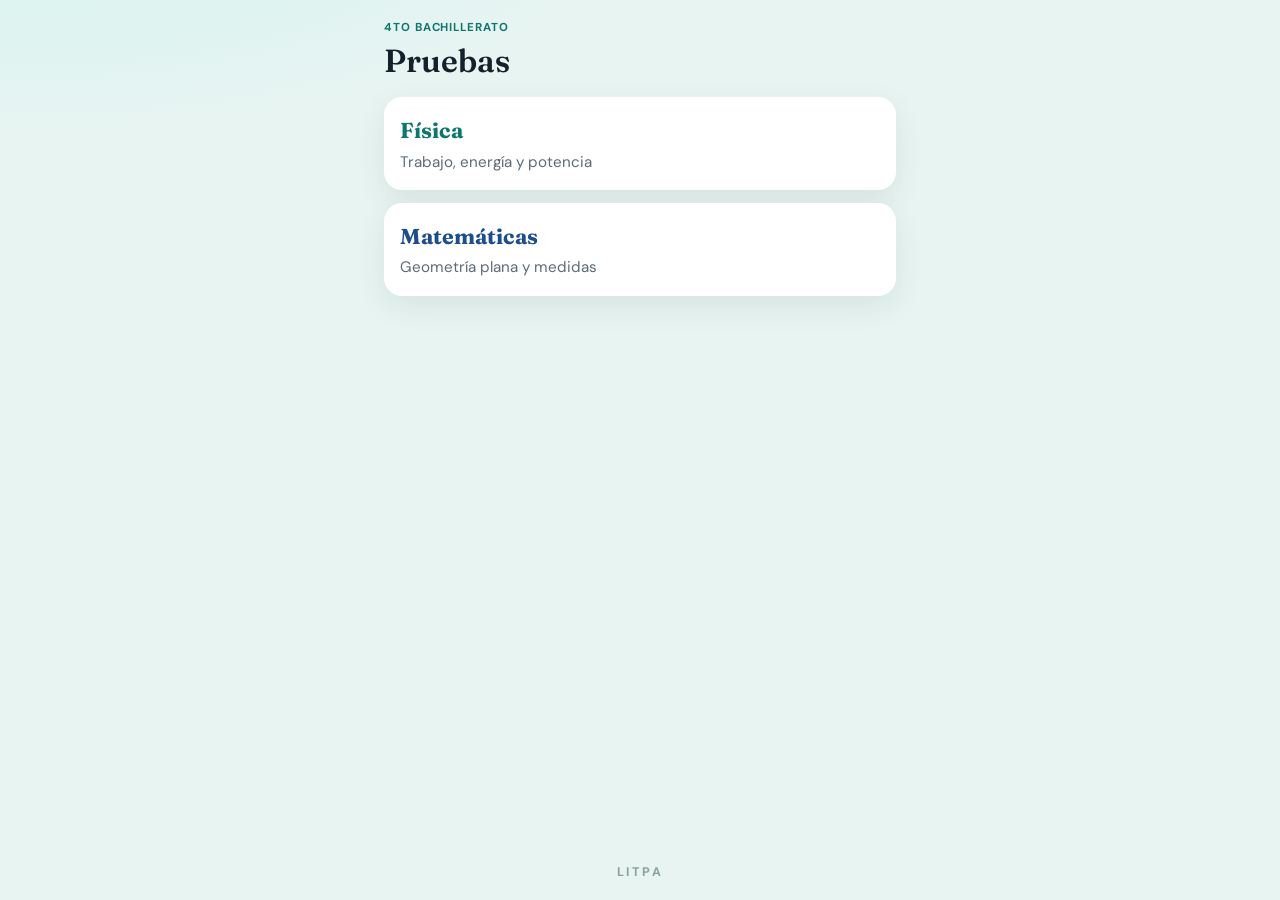
<file: index.html>
<!DOCTYPE html>
<html lang="es">
<head>
  <meta charset="UTF-8" />
  <meta name="viewport" content="width=device-width, initial-scale=1, viewport-fit=cover" />
  <meta name="theme-color" content="#0f766e" />
  <title>Pruebas · 4to Bachillerato</title>
  <link rel="preconnect" href="https://fonts.googleapis.com" />
  <link rel="preconnect" href="https://fonts.gstatic.com" crossorigin />
  <link href="https://fonts.googleapis.com/css2?family=DM+Sans:wght@400;700&family=Fraunces:opsz,wght@9..144,600;9..144,700&display=swap" rel="stylesheet" />
  <link rel="stylesheet" href="quiz.css" />
  <style>
    :root {
      --ink: #14202b;
      --muted: #5c6b78;
      --line: #d9e0e6;
      --card: #fff;
      --bg: #e7f4f2;
    }
    * { box-sizing: border-box; }
    html, body { margin: 0; min-height: 100%; }
    body {
      min-height: 100dvh;
      display: flex;
      flex-direction: column;
      font-family: "DM Sans", system-ui, sans-serif;
      color: var(--ink);
      background:
        radial-gradient(ellipse 90% 45% at 0% -10%, #d5f3ef, transparent 55%),
        var(--bg);
    }
    main {
      flex: 1;
      width: min(34rem, 100%);
      margin: 0 auto;
      padding: max(1.25rem, env(safe-area-inset-top)) 1rem 1rem;
    }
    .badge {
      font-size: 0.72rem;
      font-weight: 700;
      letter-spacing: 0.08em;
      text-transform: uppercase;
      color: #0f766e;
      margin: 0 0 0.4rem;
    }
    h1 {
      font-family: "Fraunces", Georgia, serif;
      font-size: 2rem;
      line-height: 1.15;
      margin: 0 0 1.1rem;
    }
    .pruebas { display: flex; flex-direction: column; gap: 0.8rem; }
    a.prueba, button.prueba {
      display: block;
      text-decoration: none;
      color: inherit;
      background: var(--card);
      border-radius: 18px;
      padding: 1.1rem 1rem;
      box-shadow: 0 10px 30px rgba(20, 32, 43, 0.08);
      min-height: 88px;
    }
    a.prueba strong {
      display: block;
      font-family: "Fraunces", Georgia, serif;
      font-size: 1.35rem;
      margin-bottom: 0.2rem;
    }
    a.prueba span { color: var(--muted); font-size: 0.95rem; }
    a.fisica strong { color: #0f766e; }
    a.mate strong { color: #1e4d8c; }
    .litpa {
      margin-top: auto;
      padding: 1.4rem 1rem calc(1.2rem + env(safe-area-inset-bottom));
      text-align: center;
      font-size: 0.78rem;
      font-weight: 700;
      letter-spacing: 0.22em;
      color: #8aa09a;
      user-select: none;
      -webkit-user-select: none;
      -webkit-touch-callout: none;
      touch-action: none;
    }
    .panel { display: none; }
    body.abierto .inicio { display: none; }
    body.abierto .panel { display: block; }
    body.abierto .litpa { display: none; }
    .barra-panel {
      display: flex;
      align-items: center;
      justify-content: space-between;
      gap: 0.75rem;
      margin-bottom: 1rem;
    }
    .barra-panel h1 { margin: 0; font-size: 1.7rem; }
    button {
      font-family: inherit;
      font-weight: 700;
      border: 0;
      border-radius: 12px;
      min-height: 44px;
      padding: 0.55rem 0.9rem;
      cursor: pointer;
      touch-action: manipulation;
    }
    .volver { background: #e7eeec; color: var(--ink); }
    .alumno {
      background: #fff;
      border-radius: 16px;
      padding: 0.95rem 0.9rem;
      margin-bottom: 0.75rem;
      box-shadow: 0 8px 24px rgba(20, 32, 43, 0.06);
    }
    .alumno h2 {
      font-family: "Fraunces", Georgia, serif;
      font-size: 1.2rem;
      margin: 0 0 0.55rem;
    }
    .fila {
      display: flex;
      justify-content: space-between;
      gap: 0.75rem;
      font-size: 0.95rem;
      padding: 0.25rem 0;
    }
    .fila b { color: #0f766e; }
    .pdf {
      width: 100%;
      margin-top: 0.7rem;
      background: #0f766e;
      color: #fff;
    }
    .pdf:disabled { opacity: 0.55; }
    .vacio, .error { color: var(--muted); }
    .error { color: #991b1b; }
    .reiniciar {
      width: 100%;
      margin-top: 0.4rem;
      background: #991b1b;
      color: #fff;
    }
    button.prueba {
      width: 100%;
      text-align: left;
      border: 0;
      cursor: pointer;
    }
    #portada {
      min-height: 100dvh;
      display: flex;
      flex-direction: column;
    }
    #app { display: none; }
    body.en-quiz #portada { display: none; }
    body.en-quiz #app { display: block; }
    body.en-quiz {
      background:
        radial-gradient(ellipse 90% 40% at 0% -10%, var(--accent-soft), transparent 55%),
        var(--bg);
    }
  </style>
</head>
<body>
  <div id="portada">
  <main>
    <section class="inicio" id="inicio">
      <p class="badge">4to Bachillerato</p>
      <h1>Pruebas</h1>
      <div class="pruebas">
        <a class="prueba fisica" href="fisica.html">
          <strong>Física</strong>
          <span>Trabajo, energía y potencia</span>
        </a>
        <a class="prueba mate" href="matematicas.html">
          <strong>Matemáticas</strong>
          <span>Geometría plana y medidas</span>
        </a>
      </div>
    </section>

    <section class="panel" id="panel">
      <div class="barra-panel">
        <h1>Notas</h1>
        <button type="button" class="volver" id="cerrar">Volver</button>
      </div>
      <div id="lista"></div>
      <button type="button" class="reiniciar" id="reiniciar">Reiniciar</button>
    </section>
  </main>
  <div class="litpa" id="litpa">LITPA</div>
  </div>
  <div id="app"></div>

  <script src="config.js"></script>
  <script src="notas-cloud.js"></script>
  <script>
    var litpa = document.getElementById("litpa");
    var lista = document.getElementById("lista");
    var pulso = null;
    var alumnosCache = [];

    function abrirPanel() {
      pulso = null;
      document.body.classList.add("abierto");
      cargarNotas();
    }

    litpa.addEventListener("pointerdown", function (e) {
      if (e.button && e.button !== 0) return;
      try { litpa.setPointerCapture(e.pointerId); } catch (err) {}
      clearTimeout(pulso);
      pulso = setTimeout(abrirPanel, 5000);
    });
    function soltar() {
      clearTimeout(pulso);
      pulso = null;
    }
    litpa.addEventListener("pointerup", soltar);
    litpa.addEventListener("pointercancel", soltar);
    litpa.addEventListener("contextmenu", function (e) { e.preventDefault(); });

    document.getElementById("cerrar").addEventListener("click", function () {
      document.body.classList.remove("abierto");
    });

    function materiaTexto(prueba) {
      if (!prueba) return "—";
      return prueba.puntos + " · Nota " + prueba.nota;
    }

    function buscar(alumno, clave) {
      var pruebas = alumno.pruebas || [];
      for (var i = 0; i < pruebas.length; i++) {
        if (pruebas[i].clave === clave) return pruebas[i];
      }
      return null;
    }

    function pintarLista(alumnos) {
      lista.textContent = "";
      if (!alumnos.length) {
        lista.appendChild(texto("p", "vacio", "Todavía no hay notas."));
        return;
      }
      alumnos.forEach(function (alumno) {
        var card = document.createElement("article");
        card.className = "alumno";
        var titulo = document.createElement("h2");
        titulo.textContent = alumno.nombre;
        card.appendChild(titulo);
        card.appendChild(fila("Física", materiaTexto(buscar(alumno, "fisica"))));
        card.appendChild(fila("Matemáticas", materiaTexto(buscar(alumno, "mate"))));
        var pdf = document.createElement("button");
        pdf.type = "button";
        pdf.className = "pdf";
        pdf.textContent = "Descargar PDF";
        pdf.addEventListener("click", function () { descargarPdf(alumno, pdf); });
        card.appendChild(pdf);
        lista.appendChild(card);
      });
    }

    function fila(nombre, valor) {
      var p = document.createElement("div");
      p.className = "fila";
      var s = document.createElement("span");
      s.textContent = nombre;
      var b = document.createElement("b");
      b.textContent = valor;
      p.appendChild(s);
      p.appendChild(b);
      return p;
    }

    function texto(tag, cls, value) {
      var n = document.createElement(tag);
      n.className = cls;
      n.textContent = value;
      return n;
    }

    function cargarNotas() {
      lista.textContent = "";
      lista.appendChild(texto("p", "vacio", "Cargando notas…"));
      if (!window.NotasCloud || !NotasCloud.estaConfigurado()) {
        lista.textContent = "";
        lista.appendChild(texto("p", "error", "Falta conectar Google Sheets."));
        return;
      }
      NotasCloud.detalle().then(function (alumnos) {
        alumnosCache = alumnos;
        pintarLista(alumnos);
      }).catch(function (err) {
        lista.textContent = "";
        lista.appendChild(texto("p", "error", err.message || "No se pudieron leer las notas."));
      });
    }

    function bloquePregunta(prueba) {
      var html = "";
      (prueba.respuestas || []).forEach(function (r) {
        html += "<div style=\"margin:0 0 12px;page-break-inside:avoid\">" +
          "<p style=\"margin:0 0 4px\"><strong>" + r.n + ". " + escapar(r.pregunta) + "</strong></p>" +
          "<p style=\"margin:0\">Respuesta: " + escapar(r.alumno) + "</p>" +
          "<p style=\"margin:0\">Correcta: " + escapar(r.correcta) + " · " + escapar(r.resultado) + "</p>" +
          "</div>";
      });
      return html;
    }

    function escapar(valor) {
      return String(valor == null ? "" : valor)
        .replace(/&/g, "&amp;")
        .replace(/</g, "&lt;")
        .replace(/>/g, "&gt;");
    }

    function armarHtml(alumno) {
      var cuerpo = "<h1 style=\"font-family:Georgia,serif;margin:0 0 8px\">" + escapar(alumno.nombre) + "</h1>";
      (alumno.pruebas || []).forEach(function (prueba) {
        cuerpo += "<h2 style=\"margin:18px 0 6px;page-break-after:avoid\">" + escapar(prueba.materia) + "</h2>" +
          "<p style=\"margin:0 0 12px\"><strong>Punteo: " + escapar(prueba.puntos) +
          " · Nota: " + escapar(prueba.nota) + "</strong>" +
          (prueba.fecha ? " · " + escapar(prueba.fecha) : "") + "</p>" +
          bloquePregunta(prueba);
      });
      var nodo = document.createElement("div");
      nodo.style.width = "190mm";
      nodo.style.padding = "12px";
      nodo.style.background = "#fff";
      nodo.style.color = "#14202b";
      nodo.style.fontFamily = "Arial, sans-serif";
      nodo.style.fontSize = "12px";
      nodo.style.lineHeight = "1.4";
      nodo.innerHTML = cuerpo;
      return nodo;
    }

    function cargarLibro() {
      if (window.html2pdf) return Promise.resolve();
      return new Promise(function (resolve, reject) {
        var s = document.createElement("script");
        s.src = "https://cdnjs.cloudflare.com/ajax/libs/html2pdf.js/0.10.1/html2pdf.bundle.min.js";
        s.onload = function () { resolve(); };
        s.onerror = function () { reject(new Error("No se pudo preparar el PDF.")); };
        document.head.appendChild(s);
      });
    }

    function descargarPdf(alumno, boton) {
      boton.disabled = true;
      boton.textContent = "Creando PDF…";
      var nodo = armarHtml(alumno);
      document.body.appendChild(nodo);
      cargarLibro().then(function () {
        var nombre = "Prueba - " + String(alumno.nombre).replace(/[\\\/:*?"<>|]/g, "") + ".pdf";
        return window.html2pdf().set({
          margin: [10, 10, 10, 10],
          filename: nombre,
          image: { type: "jpeg", quality: 0.95 },
          html2canvas: { scale: 2 },
          jsPDF: { unit: "mm", format: "a4", orientation: "portrait" },
          pagebreak: { mode: ["css", "legacy"] }
        }).from(nodo).save();
      }).catch(function (err) {
        alert(err.message || "No se pudo descargar el PDF.");
      }).then(function () {
        if (nodo.parentNode) nodo.parentNode.removeChild(nodo);
        boton.disabled = false;
        boton.textContent = "Descargar PDF";
      });
    }

    document.getElementById("reiniciar").addEventListener("click", function () {
      if (!window.NotasCloud || !NotasCloud.estaConfigurado()) return;
      if (!confirm("¿Borrar todas las notas y dejar las pruebas listas para empezar de nuevo?")) return;
      var btn = document.getElementById("reiniciar");
      btn.disabled = true;
      NotasCloud.borrarTodo("BORRAR").then(function () {
        alumnosCache = [];
        pintarLista([]);
        btn.disabled = false;
      }).catch(function (err) {
        btn.disabled = false;
        alert(err.message || "No se pudo reiniciar.");
      });
    });
  </script>
</body>
</html>
</file>
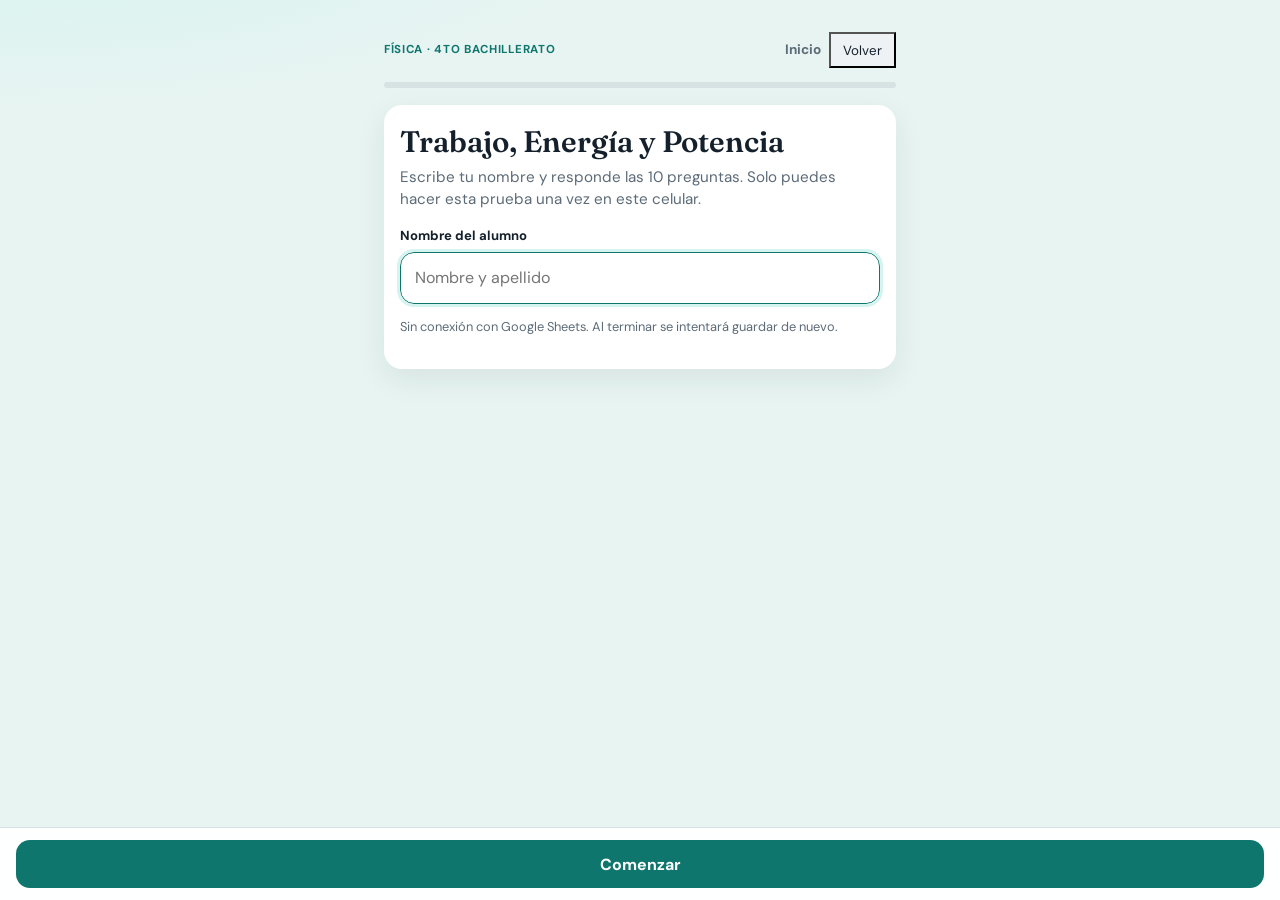
<file: fisica.html>
<!DOCTYPE html>
<html lang="es">
<head>
  <meta charset="UTF-8" />
  <meta name="viewport" content="width=device-width, initial-scale=1, viewport-fit=cover" />
  <meta name="theme-color" content="#0f766e" />
  <title>Prueba de Física</title>
  <link rel="preconnect" href="https://fonts.googleapis.com" />
  <link rel="preconnect" href="https://fonts.gstatic.com" crossorigin />
  <link href="https://fonts.googleapis.com/css2?family=DM+Sans:wght@400;700&family=Fraunces:opsz,wght@9..144,600;9..144,700&display=swap" rel="stylesheet" />
  <link rel="stylesheet" href="quiz.css" />
</head>
<body>
  <div id="app"></div>
  <script src="config.js"></script>
  <script src="notas-cloud.js"></script>
  <script src="quiz-app.js"></script>
  <script>
    function P(tema, texto, pista, correcta, a, b, c, d) {
      return {
        tema: tema,
        texto: texto,
        pista: pista,
        correcta: correcta,
        opciones: [
          { id: "a", texto: a },
          { id: "b", texto: b },
          { id: "c", texto: c },
          { id: "d", texto: d }
        ]
      };
    }

    QuizApp.iniciar({
      materia: "fisica",
      titulo: "Trabajo, Energía y Potencia",
      badge: "Física · 4to Bachillerato",
      storageKey: "prueba-pao-fisica-v2",
      alSalir: function () { location.href = "index.html"; },
      excel: "Notas_Fisica.xls",
      accent: "#0f766e",
      accentSoft: "#d5f3ef",
      fondo: "#e7f4f2",
      preguntas: [
        P("Concepto", "Según la física, ¿cuándo se realiza trabajo mecánico?", "Recuerda la analogía de empujar la pared.", "b",
          "Cuando aplicas mucha fuerza, aunque el objeto no se mueva.",
          "Cuando una fuerza logra desplazar un objeto.",
          "Solo cuando te cansas físicamente al hacer un esfuerzo.",
          "Siempre que sostienes un objeto en el aire sin moverlo."),
        P("Fórmula", "La fórmula completa del trabajo mecánico es:", "Incluye el ángulo entre fuerza y desplazamiento.", "c",
          "W = F / d",
          "W = m · g · h",
          "W = F · d · cos θ",
          "W = ½ · m · v²"),
        P("Concepto", "Cargas una mochila mientras caminas en línea recta. La fuerza hacia arriba sobre la mochila…", "Piensa en el ángulo θ = 90°.", "a",
          "No realiza trabajo sobre la mochila en vertical, porque es perpendicular al desplazamiento.",
          "Realiza el máximo trabajo posible (cos 90° = 1).",
          "Realiza trabajo negativo porque vas caminando.",
          "Solo realiza trabajo si te cansas."),
        P("Cálculo", "Un estudiante empuja un escritorio con 30 N a lo largo de 5 m (θ = 0°). ¿Cuánto trabajo realiza?", "W = F · d · cos θ", "b",
          "35 J", "150 J", "6 J", "150 N"),
        P("Concepto", "¿Qué mide la potencia?", "Compara subir escaleras caminando vs. corriendo.", "d",
          "Cuánta fuerza se aplicó en total.",
          "La altura a la que se elevó un objeto.",
          "Solo la masa del objeto movido.",
          "Qué tan rápido se realiza un trabajo (trabajo por unidad de tiempo)."),
        P("Cálculo", "Un obrero empuja una caja con 50 N a lo largo de 8 m (θ = 0°) en 4 s. ¿Cuál es la potencia?", "Primero calcula W, luego P = W / t.", "c",
          "400 W", "50 W", "100 W", "200 W"),
        P("Energía", "La energía cinética (Ec) es la energía del…", "Un carro en movimiento, una pelota en el aire.", "a",
          "Movimiento: Ec = ½ m v²",
          "Almacenamiento por altura: Ec = m g h",
          "Tiempo: Ec = W / t",
          "Ángulo: Ec = F · d · cos θ"),
        P("Cálculo", "Una pelota de 0.5 kg queda atrapada a 6 m de altura. ¿Cuánta energía potencial tiene? (g = 9.8 m/s²)", "Ep = m · g · h", "b",
          "14.7 J", "29.4 J", "58.8 J", "3 J"),
        P("Unidades", "En el Sistema Internacional, el trabajo se mide en _____ y la potencia en _____.", "Cantidad de energía frente a rapidez con la que se usa.", "c",
          "Newtons y metros",
          "Watts y Joules",
          "Joules y Watts",
          "Kilogramos y segundos"),
        P("Comparación", "Dos personas suben la misma caja. Una tarda 10 s y la otra 20 s. ¿Quién desarrolla más potencia?", "El trabajo W = F · d es el mismo.", "d",
          "La que tarda 20 s, porque hace más esfuerzo.",
          "Ambas desarrollan la misma potencia.",
          "Ninguna, porque no hay trabajo.",
          "La que tarda 10 s: el doble de potencia, porque el tiempo es la mitad.")
      ]
    });
  </script>
</body>
</html>
</file>
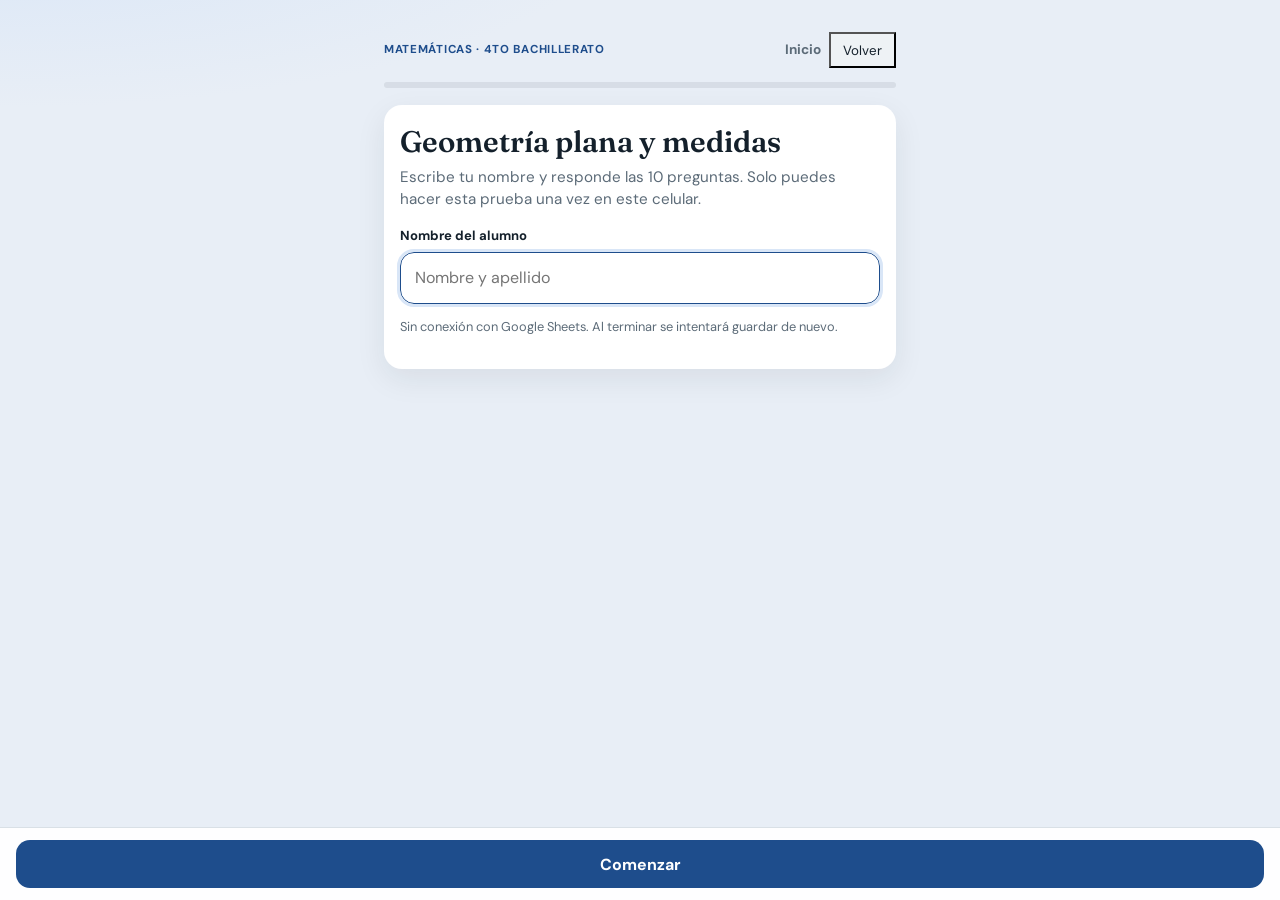
<file: matematicas.html>
<!DOCTYPE html>
<html lang="es">
<head>
  <meta charset="UTF-8" />
  <meta name="viewport" content="width=device-width, initial-scale=1, viewport-fit=cover" />
  <meta name="theme-color" content="#1e4d8c" />
  <title>Prueba de Matemáticas</title>
  <link rel="preconnect" href="https://fonts.googleapis.com" />
  <link rel="preconnect" href="https://fonts.gstatic.com" crossorigin />
  <link href="https://fonts.googleapis.com/css2?family=DM+Sans:wght@400;700&family=Fraunces:opsz,wght@9..144,600;9..144,700&display=swap" rel="stylesheet" />
  <link rel="stylesheet" href="quiz.css" />
</head>
<body>
  <div id="app"></div>
  <script src="config.js"></script>
  <script src="notas-cloud.js"></script>
  <script src="quiz-app.js"></script>
  <script>
    function P(tema, texto, pista, correcta, a, b, c, d) {
      return {
        tema: tema,
        texto: texto,
        pista: pista,
        correcta: correcta,
        opciones: [
          { id: "a", texto: a },
          { id: "b", texto: b },
          { id: "c", texto: c },
          { id: "d", texto: d }
        ]
      };
    }

    QuizApp.iniciar({
      materia: "mate",
      titulo: "Geometría plana y medidas",
      badge: "Matemáticas · 4to Bachillerato",
      storageKey: "prueba-pao-mate-v2",
      alSalir: function () { location.href = "index.html"; },
      excel: "Notas_Matematicas.xls",
      accent: "#1e4d8c",
      accentSoft: "#d9e6f7",
      fondo: "#e8eef6",
      preguntas: [
        P("Concepto", "¿Cuál es la diferencia entre figuras semejantes y congruentes?", "Misma forma… ¿y el tamaño?", "b",
          "Semejantes: misma forma y tamaño. Congruentes: misma forma, distinto tamaño.",
          "Semejantes: misma forma, distinto tamaño. Congruentes: misma forma y mismo tamaño.",
          "Ambas significan exactamente lo mismo.",
          "Congruentes solo se aplica a círculos."),
        P("Simetría", "Una figura tiene simetría cuando…", "Piensa en un espejo.", "c",
          "Todos sus lados miden lo mismo, sin excepción.",
          "Tiene exactamente tres ángulos agudos.",
          "Un eje la divide en dos partes iguales, una reflejo de la otra.",
          "Solo se puede dibujar en 3 dimensiones."),
        P("Ángulos", "Clasifica correctamente: 35°, 90°, 150° y 180°.", "Agudo, recto, obtuso, llano.", "a",
          "Agudo, recto, obtuso, llano",
          "Recto, agudo, llano, obtuso",
          "Obtuso, llano, agudo, recto",
          "Llano, obtuso, recto, agudo"),
        P("Bisectriz", "Trazas la bisectriz de un ángulo de 80°. ¿Cuánto mide cada ángulo resultante?", "La bisectriz divide el ángulo en dos partes iguales.", "d",
          "80° y 0°",
          "20° y 60°",
          "90° cada uno",
          "40° cada uno"),
        P("Polígonos", "Un hexágono es un polígono con…", "Clasificación según el número de lados.", "b",
          "4 lados", "6 lados", "5 lados", "8 lados"),
        P("Concepto", "El perímetro mide… y el área mide…", "Lazo alrededor vs. pintar por dentro.", "c",
          "El espacio interior · la distancia alrededor",
          "El volumen · la masa",
          "La distancia alrededor · el espacio que cubre la figura por dentro",
          "Solo el radio · solo la altura"),
        P("Cálculo", "Rectángulo de base 8 cm y altura 5 cm. ¿Perímetro y área?", "P = 2(b + h) · A = b × h", "a",
          "P = 26 cm · A = 40 cm²",
          "P = 40 cm · A = 26 cm²",
          "P = 13 cm · A = 40 cm²",
          "P = 26 cm · A = 13 cm²"),
        P("Cálculo", "Área de un círculo con radio 3 cm (π ≈ 3.1416):", "A = π · r²", "b",
          "18.85 cm²", "28.27 cm²", "9.42 cm²", "6 cm²"),
        P("Volumen", "Volumen de un cubo cuyo lado mide 6 cm:", "V = lado³", "d",
          "36 cm³", "18 cm³", "216 cm²", "216 cm³"),
        P("Volumen", "Cilindro con radio 2 cm y altura 10 cm. ¿Volumen? (π ≈ 3.1416)", "V = π · r² · h", "c",
          "62.83 cm³", "31.42 cm³", "125.66 cm³", "40 cm³")
      ]
    });
  </script>
</body>
</html>
</file>
<file: quiz.css>
:root {
  --ink: #14202b;
  --muted: #5c6b78;
  --line: #d9e0e6;
  --card: #ffffff;
  --accent: #0f766e;
  --accent-soft: #d5f3ef;
  --bg: #e7f4f2;
  --ok: #166534;
  --ok-bg: #dcfce7;
  --bad: #991b1b;
  --bad-bg: #fee2e2;
  --shadow: 0 10px 30px rgba(20, 32, 43, 0.08);
}

* { box-sizing: border-box; }

html, body {
  margin: 0;
  min-height: 100%;
}

body {
  font-family: "DM Sans", system-ui, sans-serif;
  color: var(--ink);
  background:
    radial-gradient(ellipse 90% 40% at 0% -10%, var(--accent-soft), transparent 55%),
    var(--bg);
  line-height: 1.45;
}

button, input { font-family: inherit; }

#app {
  max-width: 34rem;
  margin: 0 auto;
  min-height: 100dvh;
  padding:
    max(0.9rem, env(safe-area-inset-top))
    1rem
    calc(6.4rem + env(safe-area-inset-bottom));
}

.top {
  display: flex;
  align-items: center;
  justify-content: space-between;
  gap: 0.75rem;
  margin-bottom: 0.85rem;
}

.badge {
  font-size: 0.72rem;
  font-weight: 700;
  letter-spacing: 0.06em;
  text-transform: uppercase;
  color: var(--accent);
}

.paso {
  font-size: 0.85rem;
  font-weight: 700;
  color: var(--muted);
}

.barra {
  height: 6px;
  background: rgba(20, 32, 43, 0.08);
  border-radius: 99px;
  overflow: hidden;
  margin-bottom: 1.1rem;
}

.barra i {
  display: block;
  height: 100%;
  width: 0;
  background: var(--accent);
  border-radius: 99px;
  transition: width 0.25s ease;
}

.tarjeta {
  background: var(--card);
  border-radius: 18px;
  padding: 1.15rem 1rem 1.2rem;
  box-shadow: var(--shadow);
}

h1 {
  font-family: "Fraunces", Georgia, serif;
  font-size: 1.55rem;
  line-height: 1.2;
  margin: 0 0 0.45rem;
  font-weight: 600;
}

.lead, .pista {
  margin: 0 0 1rem;
  color: var(--muted);
  font-size: 0.95rem;
}

label.campo {
  display: block;
  font-size: 0.82rem;
  font-weight: 700;
  margin-bottom: 0.4rem;
}

input[type="text"] {
  width: 100%;
  min-height: 52px;
  font-size: 16px;
  padding: 0.75rem 0.9rem;
  border: 1.5px solid var(--line);
  border-radius: 14px;
  background: #fff;
  color: var(--ink);
}

input[type="text"]:focus {
  outline: 3px solid var(--accent-soft);
  border-color: var(--accent);
}

.pregunta {
  font-family: "Fraunces", Georgia, serif;
  font-size: 1.28rem;
  line-height: 1.25;
  margin: 0 0 0.35rem;
}

.opciones {
  display: flex;
  flex-direction: column;
  gap: 0.65rem;
}

.opcion {
  width: 100%;
  display: flex;
  align-items: flex-start;
  gap: 0.75rem;
  text-align: left;
  min-height: 52px;
  padding: 0.85rem 0.85rem;
  border-radius: 14px;
  border: 1.5px solid var(--line);
  background: #fff;
  color: var(--ink);
  font-size: 1rem;
  line-height: 1.35;
  cursor: pointer;
  touch-action: manipulation;
}

.opcion.sel {
  border-color: var(--accent);
  background: var(--accent-soft);
}

.letra {
  flex: 0 0 auto;
  width: 1.7rem;
  height: 1.7rem;
  border-radius: 999px;
  display: grid;
  place-items: center;
  font-size: 0.78rem;
  font-weight: 700;
  background: #eef2f5;
  color: var(--ink);
}

.opcion.sel .letra {
  background: var(--accent);
  color: #fff;
}

.nav {
  position: fixed;
  left: 0;
  right: 0;
  bottom: 0;
  z-index: 5;
  display: flex;
  gap: 0.65rem;
  padding: 0.75rem 1rem calc(0.75rem + env(safe-area-inset-bottom));
  background: rgba(255, 255, 255, 0.94);
  backdrop-filter: blur(10px);
  border-top: 1px solid var(--line);
}

.nav button {
  flex: 1;
  min-height: 48px;
  border-radius: 14px;
  border: 0;
  font-size: 1rem;
  font-weight: 700;
  cursor: pointer;
  touch-action: manipulation;
}

.btn-main {
  background: var(--accent);
  color: #fff;
}

.btn-back {
  background: #eef2f5;
  color: var(--ink);
  flex: 0.7;
}

.btn-main:disabled,
.btn-back:disabled {
  opacity: 0.45;
}

.aviso {
  margin-top: 0.75rem;
  font-size: 0.9rem;
  color: var(--bad);
}

.estado {
  margin-top: 0.85rem;
  font-size: 0.8rem;
  color: var(--muted);
}

.centro {
  min-height: calc(100dvh - 8rem);
  display: flex;
  align-items: center;
}

.punteo {
  font-family: "Fraunces", Georgia, serif;
  font-size: 4.2rem;
  line-height: 0.95;
  margin: 0.2rem 0;
  color: var(--accent);
}

.nota {
  font-size: 1.25rem;
  font-weight: 700;
  margin: 0 0 0.4rem;
}

.lista {
  margin: 1rem 0 0;
  padding: 0;
  list-style: none;
  display: flex;
  flex-direction: column;
  gap: 0.45rem;
}

.lista li {
  display: flex;
  justify-content: space-between;
  gap: 0.75rem;
  padding: 0.65rem 0.75rem;
  border-radius: 12px;
  background: #f4f7f8;
  font-size: 0.92rem;
}

.lista li.bien { background: var(--ok-bg); color: var(--ok); }
.lista li.mal { background: var(--bad-bg); color: var(--bad); }

@media (min-width: 760px) {
  #app { padding-top: 2rem; }
  h1 { font-size: 1.85rem; }
  .pregunta { font-size: 1.45rem; }
}

@media (prefers-reduced-motion: reduce) {
  .barra i { transition: none; }
}
</file>
